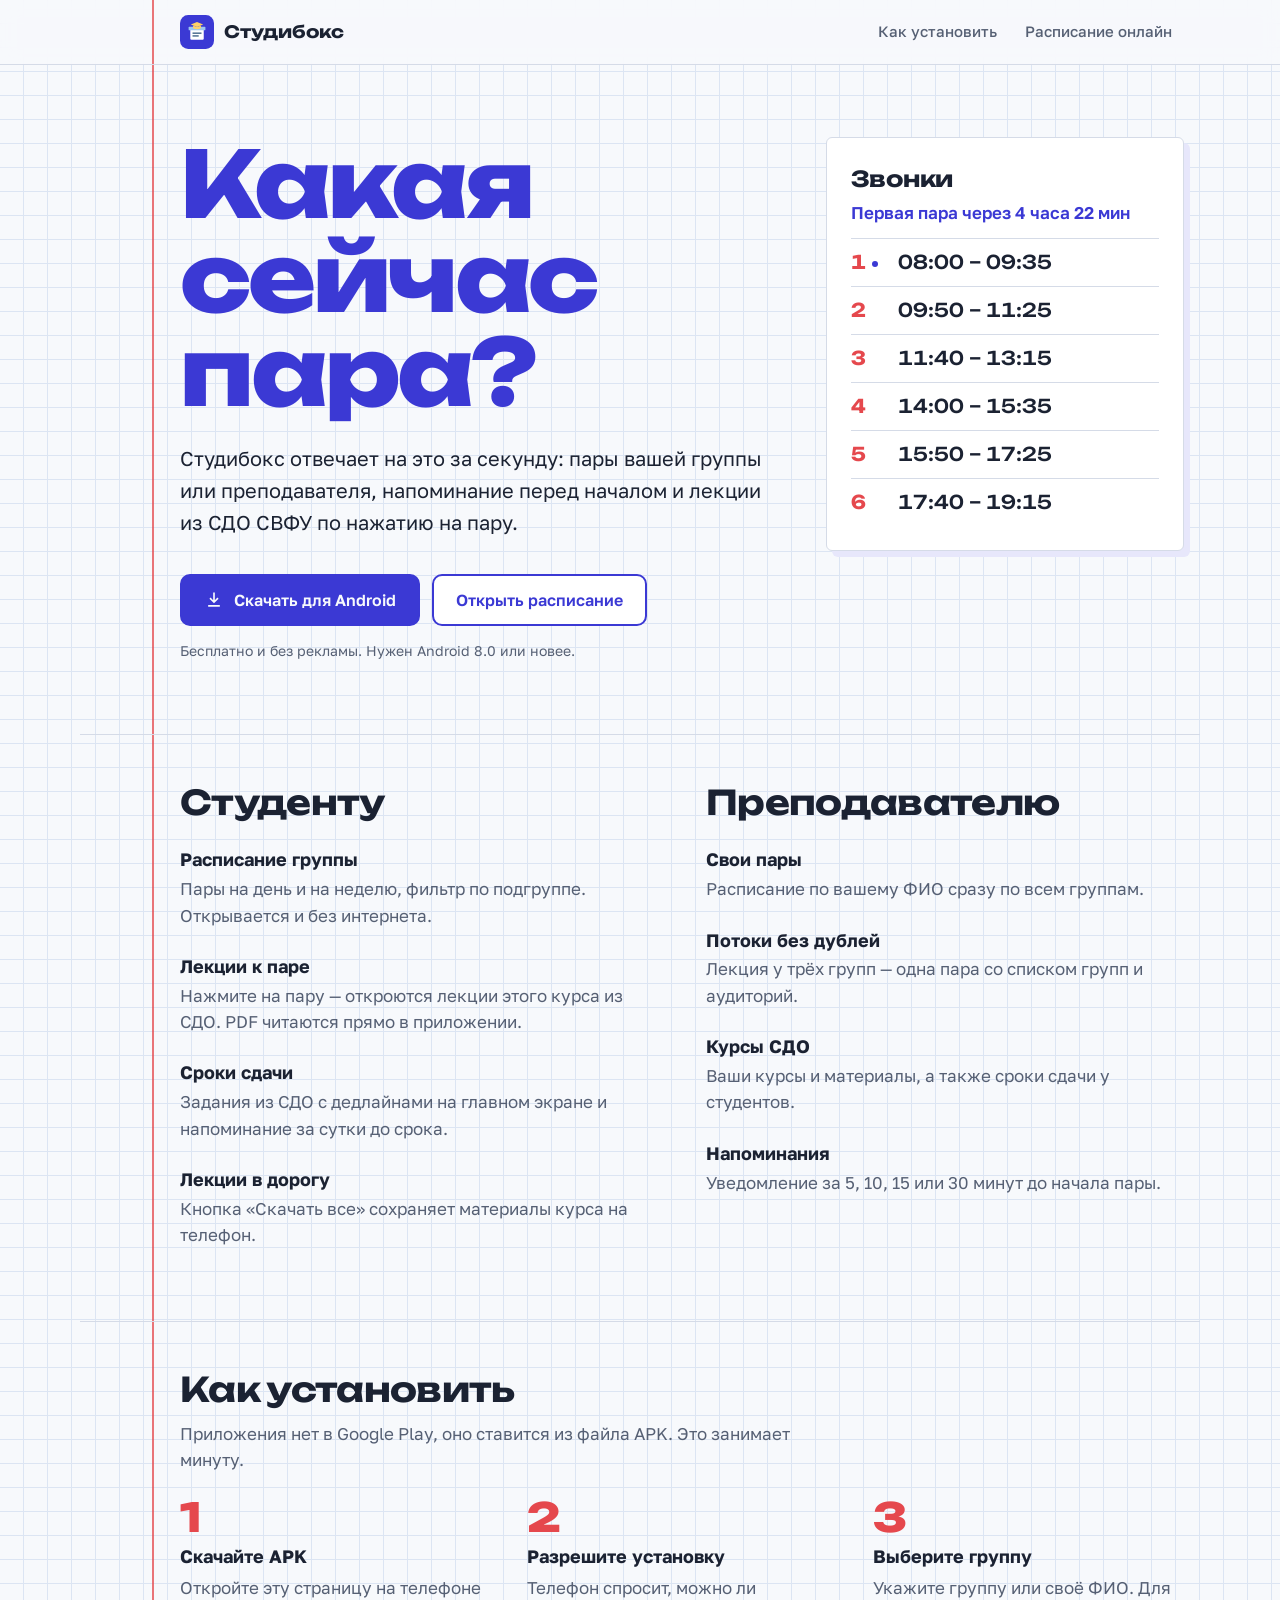
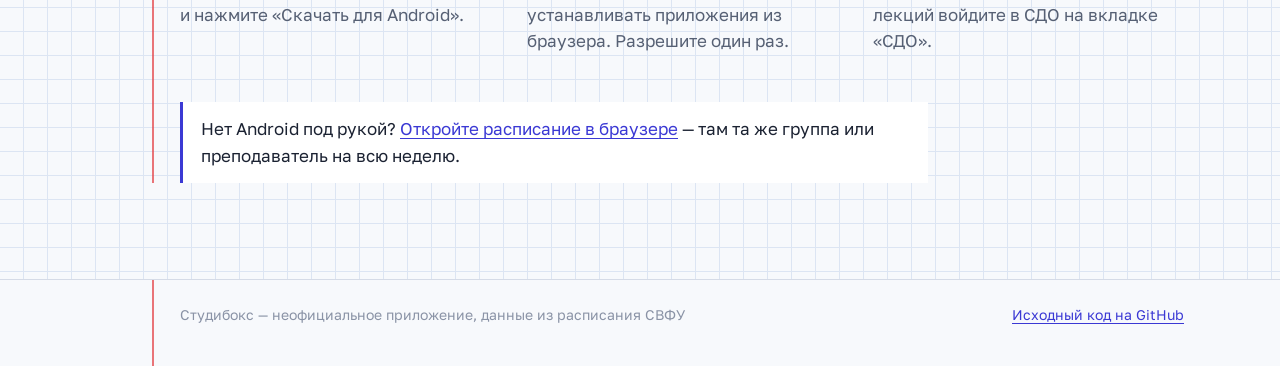
<file: web/index.html>
<!doctype html>
<html lang="ru">
<head>
  <meta charset="utf-8">
  <meta name="viewport" content="width=device-width, initial-scale=1">
  <title>Студибокс — расписание СВФУ</title>
  <meta name="description" content="Расписание СВФУ для студентов и преподавателей, лекции и сроки сдачи из СДО — в одном приложении для Android.">
  <meta name="theme-color" content="#3b39d4">
  <meta property="og:title" content="Студибокс — расписание СВФУ">
  <meta property="og:description" content="Какая сейчас пара, лекции и сроки сдачи из СДО СВФУ — в одном приложении.">
  <link rel="icon" href="assets/logo.svg" type="image/svg+xml">
  <link rel="preconnect" href="https://fonts.googleapis.com">
  <link rel="preconnect" href="https://fonts.gstatic.com" crossorigin>
  <link href="https://fonts.googleapis.com/css2?family=Golos+Text:wght@400;500;600;700&family=Unbounded:wght@500;700;800&display=swap" rel="stylesheet">
  <link rel="stylesheet" href="assets/style.css">
  <link rel="stylesheet" href="assets/landing.css">
</head>
<body>

<header class="topbar">
  <div class="sheet">
    <a class="brand" href="./"><img src="assets/logo.svg" alt="" width="34" height="34">Студибокс</a>
    <nav class="nav" aria-label="Основная навигация">
      <a class="nav-extra" href="#install">Как установить</a>
      <a href="schedule.html">Расписание<span class="nav-long"> онлайн</span></a>
    </nav>
  </div>
</header>

<main>
  <!-- ======================================================== первый экран -->
  <section class="hero sheet" aria-labelledby="hero-title">
    <div class="hero-copy">
      <h1 id="hero-title">Какая сейчас пара?</h1>
      <p class="lead">
        Студибокс отвечает на это за секунду: пары вашей группы или преподавателя,
        напоминание перед началом и лекции из СДО СВФУ по нажатию на пару.
      </p>
      <div class="hero-actions">
        <a class="btn btn-primary" id="download-btn" href="https://github.com/strariansi95-creator/studibox/releases/latest">
          <svg viewBox="0 0 24 24" fill="currentColor" aria-hidden="true"><path d="M12 16 6.5 10.5l1.4-1.4 3.1 3.1V3h2v9.2l3.1-3.1 1.4 1.4L12 16Zm-7 4v-2h14v2H5Z"/></svg>
          Скачать для Android
        </a>
        <a class="btn btn-secondary" href="schedule.html">Открыть расписание</a>
      </div>
      <p class="release-meta" id="release-meta">Бесплатно и без рекламы. Нужен Android 8.0 или новее.</p>
    </div>

    <!-- Живое расписание звонков: прошедшие пары вычеркнуты, текущая закрашивается маркером. -->
    <figure class="bells" aria-labelledby="bells-title">
      <figcaption>
        <h2 id="bells-title">Звонки</h2>
        <p class="bells-now" id="bells-now" aria-live="polite">&nbsp;</p>
      </figcaption>
      <ol class="bells-list" id="bells-list">
        <li data-start="08:00" data-end="09:35"><span class="n">1</span><span class="t">08:00 – 09:35</span></li>
        <li data-start="09:50" data-end="11:25"><span class="n">2</span><span class="t">09:50 – 11:25</span></li>
        <li data-start="11:40" data-end="13:15"><span class="n">3</span><span class="t">11:40 – 13:15</span></li>
        <li data-start="14:00" data-end="15:35"><span class="n">4</span><span class="t">14:00 – 15:35</span></li>
        <li data-start="15:50" data-end="17:25"><span class="n">5</span><span class="t">15:50 – 17:25</span></li>
        <li data-start="17:40" data-end="19:15"><span class="n">6</span><span class="t">17:40 – 19:15</span></li>
      </ol>
    </figure>
  </section>

  <!-- ======================================================== что внутри -->
  <section class="split sheet" aria-label="Возможности">
    <div class="column">
      <h2>Студенту</h2>
      <dl>
        <dt>Расписание группы</dt>
        <dd>Пары на день и на неделю, фильтр по подгруппе. Открывается и без интернета.</dd>
        <dt>Лекции к паре</dt>
        <dd>Нажмите на пару — откроются лекции этого курса из СДО. PDF читаются прямо в приложении.</dd>
        <dt>Сроки сдачи</dt>
        <dd>Задания из СДО с дедлайнами на главном экране и напоминание за сутки до срока.</dd>
        <dt>Лекции в дорогу</dt>
        <dd>Кнопка «Скачать все» сохраняет материалы курса на телефон.</dd>
      </dl>
    </div>
    <div class="column">
      <h2>Преподавателю</h2>
      <dl>
        <dt>Свои пары</dt>
        <dd>Расписание по вашему ФИО сразу по всем группам.</dd>
        <dt>Потоки без дублей</dt>
        <dd>Лекция у трёх групп — одна пара со списком групп и аудиторий.</dd>
        <dt>Курсы СДО</dt>
        <dd>Ваши курсы и материалы, а также сроки сдачи у студентов.</dd>
        <dt>Напоминания</dt>
        <dd>Уведомление за 5, 10, 15 или 30 минут до начала пары.</dd>
      </dl>
    </div>
  </section>

  <!-- ======================================================== установка -->
  <section class="install sheet" id="install" aria-labelledby="install-title">
    <h2 id="install-title">Как установить</h2>
    <p class="install-lead">Приложения нет в Google Play, оно ставится из файла APK. Это занимает минуту.</p>
    <ol class="steps">
      <li>
        <h3>Скачайте APK</h3>
        <p>Откройте эту страницу на телефоне и нажмите «Скачать для Android».</p>
      </li>
      <li>
        <h3>Разрешите установку</h3>
        <p>Телефон спросит, можно ли устанавливать приложения из браузера. Разрешите один раз.</p>
      </li>
      <li>
        <h3>Выберите группу</h3>
        <p>Укажите группу или своё ФИО. Для лекций войдите в СДО на вкладке «СДО».</p>
      </li>
    </ol>
    <p class="install-web">
      Нет Android под рукой? <a href="schedule.html">Откройте расписание в браузере</a> —
      там та же группа или преподаватель на всю неделю.
    </p>
  </section>
</main>

<footer class="footer">
  <div class="sheet">
    <span>Студибокс — неофициальное приложение, данные из расписания СВФУ</span>
    <a href="https://github.com/strariansi95-creator/studibox">Исходный код на GitHub</a>
  </div>
</footer>

<script src="assets/landing.js" defer></script>
</body>
</html>
</file>
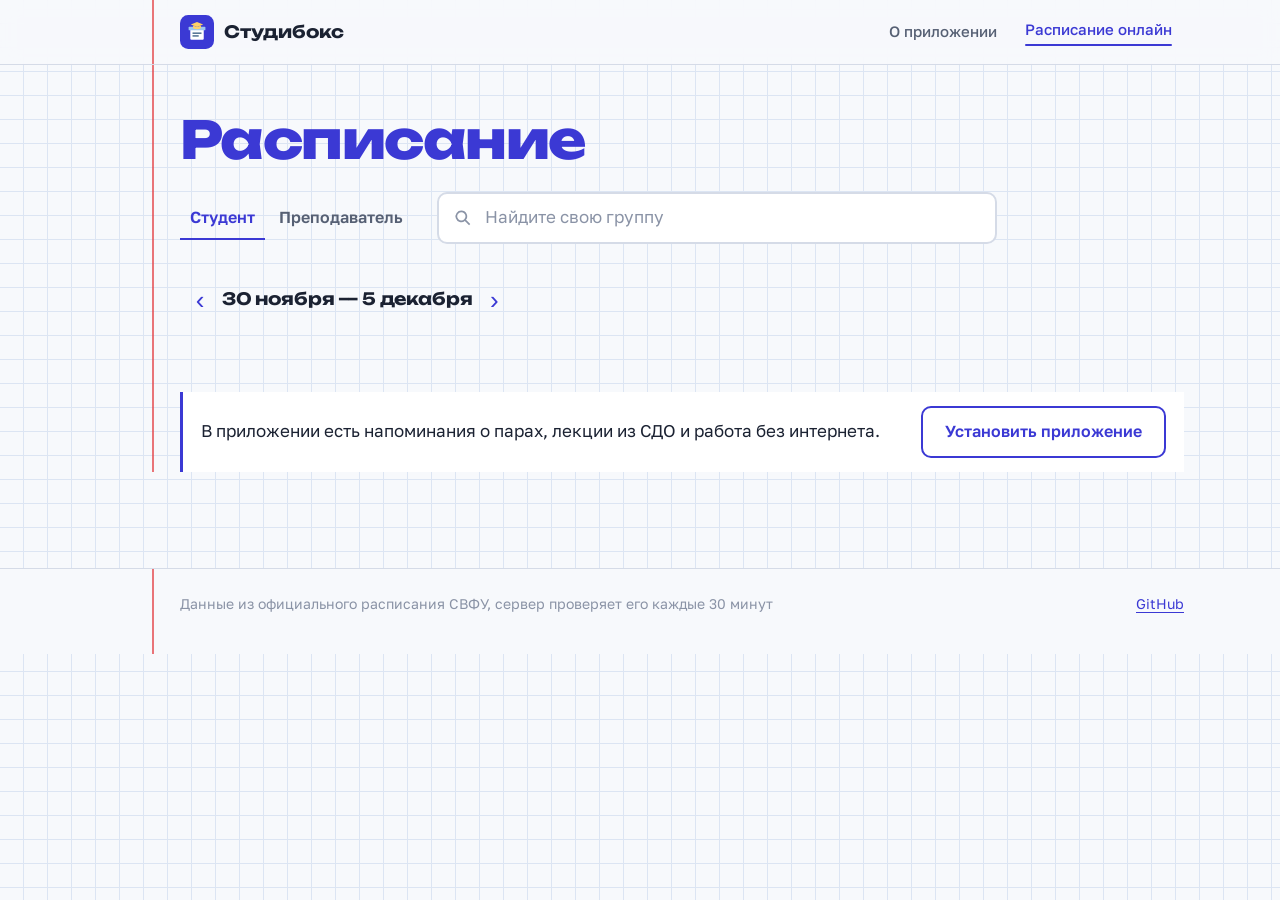
<file: web/schedule.html>
<!doctype html>
<html lang="ru">
<head>
  <meta charset="utf-8">
  <meta name="viewport" content="width=device-width, initial-scale=1">
  <title>Расписание — Студибокс</title>
  <meta name="description" content="Расписание СВФУ онлайн: пары группы или преподавателя на неделю.">
  <meta name="theme-color" content="#3b39d4">
  <link rel="icon" href="assets/logo.svg" type="image/svg+xml">
  <link rel="preconnect" href="https://fonts.googleapis.com">
  <link rel="preconnect" href="https://fonts.gstatic.com" crossorigin>
  <link href="https://fonts.googleapis.com/css2?family=Golos+Text:wght@400;500;600;700&family=Unbounded:wght@500;700;800&display=swap" rel="stylesheet">
  <link rel="stylesheet" href="assets/style.css">
  <link rel="stylesheet" href="assets/schedule.css">
</head>
<body>

<header class="topbar">
  <div class="sheet">
    <a class="brand" href="./"><img src="assets/logo.svg" alt="" width="34" height="34">Студибокс</a>
    <nav class="nav" aria-label="Основная навигация">
      <a class="nav-extra" href="./">О приложении</a>
      <a href="schedule.html" aria-current="page">Расписание<span class="nav-long"> онлайн</span></a>
    </nav>
  </div>
</header>

<main class="sheet page">
  <h1 class="page-title">Расписание</h1>
  <section class="controls" aria-label="Выбор расписания">
    <div class="segmented" role="tablist" aria-label="Чьё расписание">
      <button type="button" role="tab" data-mode="student" aria-selected="true">Студент</button>
      <button type="button" role="tab" data-mode="teacher" aria-selected="false">Преподаватель</button>
    </div>

    <div class="picker">
      <label class="visually-hidden" for="picker-input" id="picker-label">Группа</label>
      <div class="picker-field">
        <svg viewBox="0 0 24 24" fill="currentColor" aria-hidden="true"><path d="M10 3a7 7 0 0 1 5.6 11.2l5.1 5.1-1.4 1.4-5.1-5.1A7 7 0 1 1 10 3Zm0 2a5 5 0 1 0 0 10 5 5 0 0 0 0-10Z"/></svg>
        <input id="picker-input" type="text" autocomplete="off" spellcheck="false"
               role="combobox" aria-expanded="false" aria-controls="picker-list" aria-autocomplete="list"
               placeholder="Найдите свою группу">
        <button type="button" class="picker-clear" id="picker-clear" aria-label="Очистить" hidden>×</button>
      </div>
      <ul class="picker-list" id="picker-list" role="listbox" hidden></ul>
    </div>

    <div class="subgroups" id="subgroups" role="group" aria-label="Подгруппа" hidden></div>
  </section>

  <section class="toolbar" aria-label="Неделя">
    <div class="week">
      <button type="button" class="icon-btn" id="prev-week" aria-label="Предыдущая неделя">‹</button>
      <span id="week-label" class="week-label"></span>
      <button type="button" class="icon-btn" id="next-week" aria-label="Следующая неделя">›</button>
    </div>
    <button type="button" class="btn btn-ghost" id="today-btn" hidden>Сегодня</button>
    <span class="updated muted" id="updated"></span>
  </section>

  <nav class="day-tabs" id="day-tabs" aria-label="День недели"></nav>

  <div id="status" class="status" role="status" aria-live="polite"></div>
  <div id="days" class="days"></div>

  <aside class="app-promo">
    <p>В приложении есть напоминания о парах, лекции из СДО и работа без интернета.</p>
    <a class="btn btn-secondary" href="./#install">Установить приложение</a>
  </aside>
</main>

<footer class="footer">
  <div class="sheet">
    <span>Данные из официального расписания СВФУ, сервер проверяет его каждые 30 минут</span>
    <a href="https://github.com/strariansi95-creator/studibox">GitHub</a>
  </div>
</footer>

<script src="assets/schedule.js" defer></script>
</body>
</html>
</file>
<file: web/assets/style.css>
/*
 * Студибокс — общие стили сайта.
 * Образ: тетрадь в клетку. Бумага, синие чернила, красная линия полей,
 * жёлтый маркер. Чернила близки к индиго Android-приложения.
 */

:root {
  --paper: #f7f9fc;
  --paper-raised: #ffffff;
  --grid: #dce5f3;
  --ink: #3b39d4;
  --ink-soft: #e7e7fb;
  --margin: #e5484d;
  --graphite: #1b2232;
  --graphite-2: #566074;
  --graphite-3: #8a93a6;
  --rule: #d5dbe7;
  --marker: #ffe15a;
  --marker-text: #1b2232;
  --ok: #138a6e;

  --display: "Unbounded", "Golos Text", system-ui, sans-serif;
  --text: "Golos Text", system-ui, -apple-system, "Segoe UI", Roboto, sans-serif;

  /* Клетка 24px — шаг вертикального ритма тоже кратен ей. */
  --cell: 24px;
  --gutter: 16px;
  --max: 1120px;
  --margin-x: 72px; /* где проходит красная линия полей */

  color-scheme: light;
}

@media (prefers-color-scheme: dark) {
  :root {
    --paper: #0f1529;
    --paper-raised: #151d36;
    --grid: #1b2542;
    --ink: #a3a6ff;
    --ink-soft: #232a5a;
    --margin: #ff6369;
    --graphite: #e9edf6;
    --graphite-2: #a2abc0;
    --graphite-3: #6f7a93;
    --rule: #26304f;
    --marker: #f5d63d;
    --marker-text: #10142a;
    --ok: #3fcfaa;
    color-scheme: dark;
  }
}

*, *::before, *::after { box-sizing: border-box; }

/* hidden должен скрывать и элементы с собственным display (кнопки, flex-блоки). */
[hidden] { display: none !important; }

html { -webkit-text-size-adjust: 100%; }

body {
  margin: 0;
  color: var(--graphite);
  font-family: var(--text);
  font-size: 17px;
  line-height: 1.55;
  -webkit-font-smoothing: antialiased;
  background-color: var(--paper);
  background-image:
    linear-gradient(var(--grid) 1px, transparent 1px),
    linear-gradient(90deg, var(--grid) 1px, transparent 1px);
  background-size: var(--cell) var(--cell);
  background-position: -1px -1px;
}

a { color: var(--ink); text-underline-offset: 3px; text-decoration-thickness: 1px; }
a:hover { text-decoration-thickness: 2px; }

img, svg { display: block; max-width: 100%; }

:focus-visible { outline: 2px solid var(--ink); outline-offset: 3px; border-radius: 4px; }

/* Страница — лист: поле слева, красная линия полей, дальше текст. */
.sheet {
  position: relative;
  width: 100%;
  max-width: var(--max);
  margin: 0 auto;
  padding: 0 var(--gutter) 0 calc(var(--margin-x) + 28px);
}
.sheet::before {
  content: "";
  position: absolute;
  top: 0;
  bottom: 0;
  left: var(--margin-x);
  width: 2px;
  background: var(--margin);
  opacity: .75;
}

@media (max-width: 720px) {
  :root { --margin-x: 14px; }
  .sheet { padding-left: calc(var(--margin-x) + 18px); }
}

/* ------------------------------------------------------------ шапка */

.topbar {
  position: sticky;
  top: 0;
  z-index: 10;
  background: color-mix(in srgb, var(--paper) 88%, transparent);
  backdrop-filter: blur(10px);
  -webkit-backdrop-filter: blur(10px);
  border-bottom: 1px solid var(--rule);
}
.topbar .sheet {
  display: flex;
  align-items: center;
  justify-content: space-between;
  gap: 12px;
  height: 64px;
}

.brand {
  display: inline-flex;
  align-items: center;
  gap: 10px;
  color: var(--graphite);
  font-family: var(--display);
  font-weight: 700;
  font-size: 17px;
  text-decoration: none;
}
.brand img { width: 34px; height: 34px; }

.nav { display: flex; align-items: center; gap: 4px; }
.nav a {
  color: var(--graphite-2);
  font-weight: 500;
  font-size: 15px;
  padding: 8px 12px;
  border-radius: 8px;
  text-decoration: none;
}
.nav a:hover { color: var(--graphite); background: var(--ink-soft); }
.nav a[aria-current="page"] { color: var(--ink); }
.nav a[aria-current="page"]::after {
  content: "";
  display: block;
  height: 2px;
  margin-top: 2px;
  background: var(--ink);
  border-radius: 2px;
}

.nav a { white-space: nowrap; }

@media (max-width: 560px) {
  .nav .nav-extra, .nav .nav-long { display: none; }
}

/* ------------------------------------------------------------ кнопки */

.btn {
  display: inline-flex;
  align-items: center;
  justify-content: center;
  gap: 10px;
  min-height: 52px;
  padding: 0 22px;
  border-radius: 10px;
  border: 2px solid var(--ink);
  font: inherit;
  font-weight: 600;
  font-size: 16px;
  cursor: pointer;
  text-decoration: none;
  white-space: nowrap;
  transition: transform .12s ease, background-color .15s ease, color .15s ease;
}
.btn:active { transform: translateY(1px); }
.btn svg { width: 20px; height: 20px; flex: none; }

.btn-primary { background: var(--ink); color: var(--paper); }
.btn-primary:hover { background: color-mix(in srgb, var(--ink) 86%, var(--graphite)); }

.btn-secondary { background: var(--paper-raised); color: var(--ink); }
.btn-secondary:hover { background: var(--ink-soft); }

.btn-ghost {
  min-height: 40px;
  padding: 0 12px;
  border-color: transparent;
  background: transparent;
  color: var(--ink);
}
.btn-ghost:hover { background: var(--ink-soft); }

/* ------------------------------------------------------------ общее */

.muted { color: var(--graphite-2); }

.footer {
  margin-top: calc(var(--cell) * 4);
  border-top: 1px solid var(--rule);
  background: var(--paper);
  color: var(--graphite-3);
  font-size: 14px;
}
.footer .sheet {
  display: flex;
  flex-wrap: wrap;
  gap: 8px 24px;
  justify-content: space-between;
  padding-top: 24px;
  padding-bottom: 40px;
}

.visually-hidden {
  position: absolute !important;
  width: 1px;
  height: 1px;
  overflow: hidden;
  clip: rect(0 0 0 0);
  white-space: nowrap;
}

@media (prefers-reduced-motion: reduce) {
  *, *::before, *::after { transition: none !important; animation: none !important; }
}
</file>
<file: web/assets/landing.css>
/* Лендинг: всё выровнено по клетке 24px. */

/* ---------------------------------------------------- первый экран */

.hero {
  display: grid;
  grid-template-columns: minmax(0, 1.25fr) minmax(300px, .75fr);
  gap: calc(var(--cell) * 2);
  align-items: start;
  padding-top: calc(var(--cell) * 3);
  padding-bottom: calc(var(--cell) * 3);
}

.hero h1 {
  margin: 0;
  font-family: var(--display);
  font-weight: 800;
  font-size: clamp(44px, 7.4vw, 92px);
  line-height: 1.02;
  letter-spacing: -.035em;
  color: var(--ink);
  max-width: 9ch;
}

.lead {
  margin: var(--cell) 0 0;
  max-width: 34em;
  font-size: clamp(17px, 1.6vw, 20px);
  line-height: 1.6;
  color: var(--graphite);
}

.hero-actions {
  display: flex;
  flex-wrap: wrap;
  gap: 12px;
  margin-top: calc(var(--cell) * 1.5);
}

.release-meta {
  margin: 14px 0 0;
  font-size: 14px;
  color: var(--graphite-2);
}

/* ---------------------------------------------------- звонки */

.bells {
  margin: 0;
  padding: var(--cell);
  background: var(--paper-raised);
  border: 1px solid var(--rule);
  border-radius: 6px;
  box-shadow: 6px 6px 0 var(--ink-soft);
}
.bells figcaption { margin-bottom: 12px; }
.bells h2 {
  margin: 0;
  font-family: var(--display);
  font-weight: 700;
  font-size: 22px;
  letter-spacing: -.01em;
}
.bells-now {
  margin: 4px 0 0;
  min-height: 1.55em;
  font-weight: 600;
  color: var(--ink);
}

.bells-list { list-style: none; margin: 0; padding: 0; }
.bells-list li {
  position: relative;
  display: grid;
  grid-template-columns: 2.2em 1fr;
  align-items: center;
  height: calc(var(--cell) * 2);
  border-top: 1px solid var(--rule);
  font-family: var(--display);
  font-weight: 500;
  font-size: 19px;
  font-variant-numeric: tabular-nums;
  isolation: isolate;
}
.bells-list .n { color: var(--margin); font-weight: 700; }
.bells-list .t { position: relative; justify-self: start; padding: 0 6px; }

/* Прошедшая пара — вычеркнута чернилами. */
.bells-list li.is-past { color: var(--graphite-3); }
.bells-list li.is-past .t::after {
  content: "";
  position: absolute;
  left: 0;
  right: 0;
  top: 52%;
  height: 2px;
  background: var(--ink);
  border-radius: 2px;
  transform: rotate(-1.5deg);
  opacity: .8;
}

/* Текущая — маркер; ширина = сколько пары уже прошло (--p задаёт скрипт). */
.bells-list li.is-current { font-weight: 700; }
.bells-list li.is-current .t { color: var(--marker-text); }
.bells-list li.is-current .t::before {
  content: "";
  position: absolute;
  z-index: -1;
  left: -2px;
  top: 12%;
  bottom: 8%;
  width: calc(var(--p, 0) * (100% + 4px));
  min-width: 10px;
  background: var(--marker);
  border-radius: 3px 8px 5px 2px;
  transform: skewX(-6deg);
  transition: width .9s cubic-bezier(.2, .8, .2, 1);
}
/* Текст не под маркером в тёмной теме должен оставаться светлым. */
/* На тёмной бумаге маркер — яркая полоса под цифрами, текст над ней светлый. */
@media (prefers-color-scheme: dark) {
  .bells-list li.is-current .t { color: var(--graphite); }
  .bells-list li.is-current .t::before { top: 62%; bottom: 10%; }
}

.bells-list li.is-next .n::after {
  content: "";
  display: inline-block;
  width: 6px;
  height: 6px;
  margin-left: 6px;
  vertical-align: middle;
  border-radius: 50%;
  background: var(--ink);
}

/* ---------------------------------------------------- студенту / преподавателю */

.split {
  display: grid;
  grid-template-columns: 1fr 1fr;
  gap: calc(var(--cell) * 2);
  padding-top: calc(var(--cell) * 2);
  padding-bottom: calc(var(--cell) * 2);
  border-top: 1px solid var(--rule);
}
.split h2,
.install h2 {
  margin: 0 0 var(--cell);
  font-family: var(--display);
  font-weight: 700;
  font-size: clamp(26px, 3vw, 34px);
  letter-spacing: -.02em;
  line-height: 1.15;
}
.split dl { margin: 0; }
.split dt {
  font-weight: 700;
  font-size: 18px;
  color: var(--graphite);
}
.split dd {
  margin: 2px 0 var(--cell);
  max-width: 30em;
  color: var(--graphite-2);
}

/* ---------------------------------------------------- установка */

.install {
  padding-top: calc(var(--cell) * 2);
  border-top: 1px solid var(--rule);
}
.install-lead { margin: calc(var(--cell) * -.5) 0 var(--cell); color: var(--graphite-2); max-width: 36em; }

.steps {
  list-style: none;
  margin: 0;
  padding: 0;
  counter-reset: step;
  display: grid;
  grid-template-columns: repeat(3, 1fr);
  gap: var(--cell) calc(var(--cell) * 1.5);
}
.steps li { position: relative; counter-increment: step; }
.steps h3 { margin: 0 0 4px; font-size: 18px; font-weight: 700; }
.steps p { margin: 0; color: var(--graphite-2); }
.steps li::before {
  content: counter(step);
  display: block;
  margin-bottom: 6px;
  font-family: var(--display);
  font-weight: 800;
  font-size: 40px;
  line-height: 1;
  color: var(--margin);
}

.install-web {
  margin: calc(var(--cell) * 2) 0 0;
  padding: 14px 18px;
  border-left: 3px solid var(--ink);
  background: var(--paper-raised);
  max-width: 44em;
}

/* ---------------------------------------------------- адаптивность */

@media (max-width: 900px) {
  .hero { grid-template-columns: 1fr; padding-top: calc(var(--cell) * 2); }
  .hero h1 { max-width: none; }
  .bells { max-width: 440px; }
  .steps { grid-template-columns: 1fr; }
}

@media (max-width: 640px) {
  /* Ответ на вопрос из заголовка — сразу под ним, до описания и кнопок. */
  .hero { display: flex; flex-direction: column; gap: var(--cell); }
  .hero-copy { display: contents; }
  .hero h1 { order: 1; }
  .bells { order: 2; max-width: none; padding: 16px 18px; }
  .lead { order: 3; margin: 0; }
  .hero-actions { order: 4; margin: 0; }
  .release-meta { order: 5; margin: -12px 0 0; }
  .bells-list li { height: calc(var(--cell) * 1.5); font-size: 17px; }

  .split { grid-template-columns: 1fr; gap: var(--cell); }
  .hero-actions .btn { flex: 1 1 100%; }
  .steps li { padding-left: 44px; }
  .steps li::before { position: absolute; left: 0; top: 0; margin: 0; font-size: 30px; }
}
</file>
<file: web/assets/schedule.css>
/* Веб-расписание: день — лист в линейку, пара — строка. */

.page { padding-top: calc(var(--cell) * 2); }

.page-title {
  margin: 0 0 var(--cell);
  font-family: var(--display);
  font-weight: 800;
  font-size: clamp(34px, 5vw, 52px);
  letter-spacing: -.03em;
  line-height: 1.05;
  color: var(--ink);
}

/* ---------------------------------------------------- выбор группы / ФИО */

.controls {
  display: grid;
  grid-template-columns: auto minmax(0, 1fr);
  gap: 14px 24px;
  align-items: center;
}
.subgroups { grid-column: 1 / -1; }

/* Режим — две вкладки с чернильным подчёркиванием, как в шапке. */
.segmented { display: inline-flex; gap: 4px; }
.segmented button {
  border: 0;
  border-bottom: 2px solid transparent;
  background: none;
  color: var(--graphite-2);
  font: inherit;
  font-weight: 600;
  font-size: 16px;
  padding: 10px 10px 8px;
  cursor: pointer;
}
.segmented button:hover { color: var(--graphite); }
.segmented button[aria-selected="true"] { color: var(--ink); border-bottom-color: var(--ink); }

.picker { position: relative; min-width: 0; max-width: 560px; }
.picker-field {
  display: flex;
  align-items: center;
  gap: 10px;
  height: 52px;
  padding: 0 12px 0 14px;
  border-radius: 10px;
  border: 2px solid var(--rule);
  background: var(--paper-raised);
  transition: border-color .15s;
}
.picker-field:focus-within { border-color: var(--ink); }
.picker-field svg { width: 20px; height: 20px; color: var(--graphite-3); flex: none; }
.picker-field input {
  flex: 1;
  min-width: 0;
  border: 0;
  outline: 0;
  background: transparent;
  color: var(--graphite);
  font: inherit;
  font-weight: 600;
  font-size: 17px;
}
.picker-field input::placeholder { color: var(--graphite-3); font-weight: 400; }
.picker-clear {
  border: 0;
  background: var(--ink-soft);
  color: var(--ink);
  width: 28px;
  height: 28px;
  border-radius: 50%;
  font-size: 18px;
  line-height: 1;
  cursor: pointer;
}

.picker-list {
  position: absolute;
  z-index: 5;
  left: 0;
  right: 0;
  top: calc(100% + 6px);
  max-height: min(360px, 60vh);
  overflow: auto;
  margin: 0;
  padding: 6px;
  list-style: none;
  background: var(--paper-raised);
  border: 1px solid var(--rule);
  border-radius: 10px;
  box-shadow: 6px 6px 0 var(--ink-soft);
}
.picker-list li { padding: 10px 12px; border-radius: 6px; cursor: pointer; font-weight: 500; }
.picker-list li[aria-selected="true"], .picker-list li:hover { background: var(--ink-soft); color: var(--ink); }
.picker-list .empty, .picker-list .empty:hover { color: var(--graphite-3); background: none; cursor: default; }

.subgroups { display: flex; flex-wrap: wrap; align-items: center; gap: 8px; }
.subgroups span { color: var(--graphite-2); font-size: 15px; margin-right: 4px; }
.chip {
  border: 2px solid var(--rule);
  background: var(--paper-raised);
  color: var(--graphite);
  font: inherit;
  font-weight: 600;
  font-size: 14px;
  min-width: 44px;
  padding: 6px 14px;
  border-radius: 8px;
  cursor: pointer;
}
.chip:hover { border-color: var(--ink); }
.chip[aria-pressed="true"] { background: var(--ink); border-color: var(--ink); color: var(--paper); }

/* ---------------------------------------------------- неделя */

.toolbar {
  display: flex;
  flex-wrap: wrap;
  align-items: center;
  gap: 8px 16px;
  margin: calc(var(--cell) * 1.5) 0 var(--cell);
}
.week { display: inline-flex; align-items: center; gap: 2px; }
.week-label {
  min-width: 240px;
  text-align: center;
  font-family: var(--display);
  font-weight: 700;
  font-size: 17px;
  letter-spacing: -.01em;
}
.icon-btn {
  width: 40px;
  height: 40px;
  border: 0;
  border-radius: 8px;
  background: transparent;
  color: var(--ink);
  font-size: 26px;
  line-height: 1;
  cursor: pointer;
}
.icon-btn:hover { background: var(--ink-soft); }
.updated { margin-left: auto; font-size: 14px; }

/* ---------------------------------------------------- дни */

.day-tabs { display: none; }

.days {
  display: grid;
  grid-template-columns: repeat(auto-fill, minmax(330px, 1fr));
  gap: calc(var(--cell) * 1.5) var(--cell);
  align-items: start;
}

.day h2 {
  display: flex;
  align-items: baseline;
  flex-wrap: wrap;
  gap: 4px 10px;
  margin: 0 0 10px;
  font-family: var(--display);
  font-weight: 700;
  font-size: 19px;
  letter-spacing: -.01em;
}
.day h2 small { font-family: var(--text); color: var(--graphite-2); font-size: 15px; font-weight: 500; letter-spacing: 0; }
.day.is-today h2 { color: var(--ink); }

/* Лист дня: пары — строки, разделённые линейкой. */
.day-list,
.day-empty {
  background: var(--paper-raised);
  border: 1px solid var(--rule);
  border-radius: 6px;
}
.day.is-today .day-list { box-shadow: 6px 6px 0 var(--ink-soft); border-color: color-mix(in srgb, var(--ink) 35%, var(--rule)); }
.day-empty { padding: 18px; color: var(--graphite-3); }

/* ---------------------------------------------------- пара */

.lesson {
  display: grid;
  grid-template-columns: 1.4em 4.6em minmax(0, 1fr);
  gap: 0 12px;
  padding: 14px 16px 14px 12px;
  border-top: 1px solid var(--rule);
}
.lesson:first-child { border-top: 0; }
.lesson .bar { display: none; }

.lesson-num {
  grid-column: 1;
  grid-row: 1 / span 2;
  font-family: var(--display);
  font-weight: 800;
  font-size: 17px;
  color: var(--margin);
  text-align: right;
  line-height: 1.5;
}
.lesson-time {
  grid-column: 2;
  grid-row: 1 / span 2;
  position: relative;
  align-self: start;
  font-family: var(--display);
  font-weight: 500;
  font-size: 15px;
  line-height: 1.5;
  font-variant-numeric: tabular-nums;
  white-space: pre-line;
  isolation: isolate;
}
.lesson-body { grid-column: 3; min-width: 0; }

.lesson-subject {
  margin: 0;
  font-size: 17px;
  font-weight: 600;
  line-height: 1.35;
  overflow-wrap: anywhere;
}
.lesson-meta { margin: 4px 0 0; padding: 0; list-style: none; color: var(--graphite-2); font-size: 15px; }
.lesson-chips { display: flex; flex-wrap: wrap; gap: 6px; margin-top: 8px; }
.chip-tag {
  padding: 1px 8px;
  border-radius: 5px;
  border: 1px solid var(--rule);
  color: var(--graphite-2);
  font-size: 13px;
  font-weight: 500;
}

.state-tag { display: block; margin-top: 2px; font-size: 13px; font-weight: 600; color: var(--ink); }
.state-tag-top { margin: 0 0 6px; }

/* Пара, поделённая на подгруппы: одно время, внутри части по подгруппам. */
.lesson-part + .lesson-part {
  margin-top: 12px;
  padding-top: 12px;
  border-top: 1px dashed var(--rule);
}
.part-label {
  display: block;
  margin-bottom: 2px;
  font-size: 13px;
  font-weight: 700;
  color: var(--margin);
}

/* Прошедшая — время вычеркнуто чернилами. */
.lesson.is-past { color: var(--graphite-3); }
.lesson.is-past .lesson-subject { color: var(--graphite-2); font-weight: 500; }
.lesson.is-past .lesson-time::after {
  content: "";
  position: absolute;
  left: -2px;
  right: -2px;
  top: 50%;
  height: 2px;
  background: var(--ink);
  opacity: .7;
  border-radius: 2px;
  transform: rotate(-8deg);
}

/* Текущая — время закрашено маркером. */
.lesson.is-current .lesson-time { font-weight: 700; color: var(--marker-text); }
.lesson.is-current .lesson-time::before {
  content: "";
  position: absolute;
  z-index: -1;
  inset: -2px -6px;
  background: var(--marker);
  border-radius: 3px 8px 5px 2px;
  transform: skewX(-6deg);
}
@media (prefers-color-scheme: dark) {
  .lesson.is-current .lesson-time { color: var(--graphite); }
  .lesson.is-current .lesson-time::before { inset: auto -4px -3px; height: 5px; }
}

/* ---------------------------------------------------- состояния */

.status:empty { display: none; }
.status {
  display: grid;
  justify-items: start;
  gap: 8px;
  padding: var(--cell) 0 calc(var(--cell) * 2);
  color: var(--graphite-2);
  max-width: 34em;
}
.status b { color: var(--graphite); font-family: var(--display); font-weight: 700; font-size: 22px; letter-spacing: -.01em; }
.status .btn { margin-top: 8px; }
.status .progress {
  width: min(360px, 100%);
  height: 8px;
  border-radius: 4px;
  background: var(--ink-soft);
  overflow: hidden;
}
.status .progress span { display: block; height: 100%; width: 0; background: var(--ink); transition: width .25s; }
.spinner {
  width: 26px;
  height: 26px;
  border-radius: 50%;
  border: 3px solid var(--ink-soft);
  border-top-color: var(--ink);
  animation: spin .8s linear infinite;
}
@keyframes spin { to { transform: rotate(360deg); } }

.skeleton {
  height: 168px;
  border-radius: 6px;
  border: 1px solid var(--rule);
  background:
    repeating-linear-gradient(transparent 0 55px, var(--rule) 55px 56px),
    var(--paper-raised);
  opacity: .8;
  animation: breathe 1.4s ease-in-out infinite alternate;
}
@keyframes breathe { to { opacity: .45; } }

.app-promo {
  display: flex;
  align-items: center;
  justify-content: space-between;
  flex-wrap: wrap;
  gap: 12px 24px;
  margin-top: calc(var(--cell) * 2);
  padding: 14px 18px;
  border-left: 3px solid var(--ink);
  background: var(--paper-raised);
}
.app-promo p { margin: 0; max-width: 40em; }

/* ---------------------------------------------------- телефон */

@media (max-width: 720px) {
  .controls { grid-template-columns: 1fr; }
  .segmented { display: flex; }
  .segmented button { flex: 1; }
  .toolbar { margin-top: var(--cell); }
  .week { flex: 1; justify-content: space-between; }
  .week-label { min-width: 0; font-size: 15px; }
  .updated { width: 100%; margin-left: 0; }

  .day-tabs {
    display: grid;
    grid-template-columns: repeat(6, 1fr);
    gap: 6px;
    margin-bottom: 14px;
  }
  .day-tab {
    position: relative;
    display: grid;
    justify-items: center;
    gap: 1px;
    padding: 7px 0 9px;
    border: 2px solid var(--rule);
    border-radius: 8px;
    background: var(--paper-raised);
    color: var(--graphite-2);
    font: inherit;
    cursor: pointer;
  }
  .day-tab small { font-size: 12px; font-weight: 500; }
  .day-tab b { font-family: var(--display); font-size: 16px; font-weight: 700; color: var(--graphite); }
  .day-tab i { width: 5px; height: 5px; border-radius: 50%; background: transparent; }
  .day-tab.has-lessons i { background: var(--margin); }
  .day-tab.is-today { border-color: var(--ink); }
  .day-tab[aria-selected="true"] { background: var(--ink); border-color: var(--ink); color: var(--paper); }
  .day-tab[aria-selected="true"] b { color: var(--paper); }
  .day-tab[aria-selected="true"] i { background: var(--paper); }

  .days { display: block; }
  .day { display: none; }
  .day.is-selected { display: block; }
  .day h2 { display: none; }
  .lesson { grid-template-columns: 1.2em 4.2em minmax(0, 1fr); gap: 0 10px; padding-right: 12px; }
}
</file>
